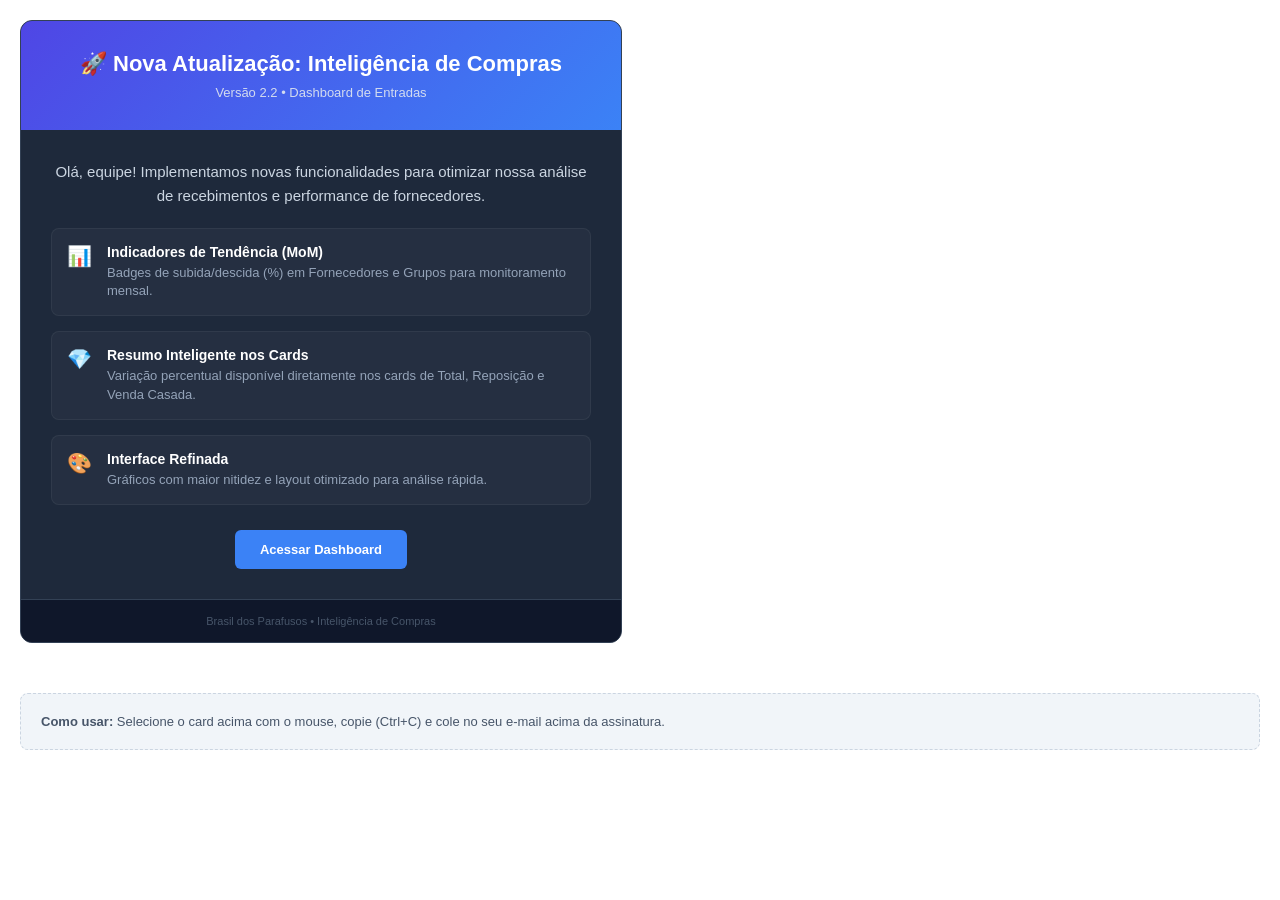
<file: comunicado_atualizacao.html>
<!DOCTYPE html>
<html lang="pt-br">
<head>
    <meta charset="UTF-8">
    <title>Comunicado de Atualização</title>
</head>
<body style="margin: 0; padding: 20px; font-family: 'Segoe UI', Tahoma, Geneva, Verdana, sans-serif;">

    <!-- Início do Card para Copiar -->
    <div id="email-card" style="max-width: 600px; background-color: #1e293b; border-radius: 12px; overflow: hidden; border: 1px solid #334155; color: #f8fafc; margin-bottom: 30px;">
        
        <!-- Header -->
        <div style="padding: 30px; text-align: center; background: linear-gradient(135deg, #4f46e5 0%, #3b82f6 100%);">
            <h1 style="margin: 0; font-size: 22px; font-weight: bold; color: #ffffff;">
                🚀 Nova Atualização: Inteligência de Compras
            </h1>
            <p style="margin: 8px 0 0 0; font-size: 13px; color: #e2e8f0; opacity: 0.9;">Versão 2.2 • Dashboard de Entradas</p>
        </div>
        
        <!-- Conteúdo -->
        <div style="padding: 30px;">
            <p style="margin: 0 0 20px 0; font-size: 15px; line-height: 1.6; color: #cbd5e1; text-align: center;">
                Olá, equipe! Implementamos novas funcionalidades para otimizar nossa análise de recebimentos e performance de fornecedores.
            </p>
            
            <!-- Grid de Novidades -->
            <div style="margin-bottom: 25px;">
                
                <!-- Item 1 -->
                <div style="display: flex; align-items: flex-start; margin-bottom: 15px; background: rgba(255,255,255,0.03); padding: 15px; border-radius: 8px; border: 1px solid rgba(255,255,255,0.05);">
                    <div style="font-size: 20px; margin-right: 15px;">📊</div>
                    <div>
                        <h4 style="margin: 0 0 4px 0; font-size: 14px; color: #ffffff;">Indicadores de Tendência (MoM)</h4>
                        <p style="margin: 0; font-size: 13px; color: #94a3b8; line-height: 1.4;">Badges de subida/descida (%) em Fornecedores e Grupos para monitoramento mensal.</p>
                    </div>
                </div>

                <!-- Item 2 -->
                <div style="display: flex; align-items: flex-start; margin-bottom: 15px; background: rgba(255,255,255,0.03); padding: 15px; border-radius: 8px; border: 1px solid rgba(255,255,255,0.05);">
                    <div style="font-size: 20px; margin-right: 15px;">💎</div>
                    <div>
                        <h4 style="margin: 0 0 4px 0; font-size: 14px; color: #ffffff;">Resumo Inteligente nos Cards</h4>
                        <p style="margin: 0; font-size: 13px; color: #94a3b8; line-height: 1.4;">Variação percentual disponível diretamente nos cards de Total, Reposição e Venda Casada.</p>
                    </div>
                </div>

                <!-- Item 3 -->
                <div style="display: flex; align-items: flex-start; background: rgba(255,255,255,0.03); padding: 15px; border-radius: 8px; border: 1px solid rgba(255,255,255,0.05);">
                    <div style="font-size: 20px; margin-right: 15px;">🎨</div>
                    <div>
                        <h4 style="margin: 0 0 4px 0; font-size: 14px; color: #ffffff;">Interface Refinada</h4>
                        <p style="margin: 0; font-size: 13px; color: #94a3b8; line-height: 1.4;">Gráficos com maior nitidez e layout otimizado para análise rápida.</p>
                    </div>
                </div>

            </div>

            <!-- Botão CTA -->
            <div style="text-align: center;">
                <a href="https://portalbrasil.brasildosparafusos.com.br/compras/" style="display: inline-block; padding: 12px 25px; background-color: #3b82f6; color: #ffffff; text-decoration: none; border-radius: 6px; font-weight: bold; font-size: 13px;">
                    Acessar Dashboard
                </a>
            </div>

        </div>
        
        <!-- Footer -->
        <div style="padding: 15px; background-color: #0f172a; text-align: center; border-top: 1px solid #334155;">
            <p style="margin: 0; font-size: 11px; color: #475569;">Brasil dos Parafusos • Inteligência de Compras</p>
        </div>
    </div>
    <!-- Fim do Card -->

    <div style="margin-top: 50px; padding: 20px; background: #f1f5f9; border-radius: 8px; border: 1px dashed #cbd5e1; color: #475569; font-size: 13px;">
        <strong>Como usar:</strong> Selecione o card acima com o mouse, copie (Ctrl+C) e cole no seu e-mail acima da assinatura.
    </div>

</body>
</html>
</file>
